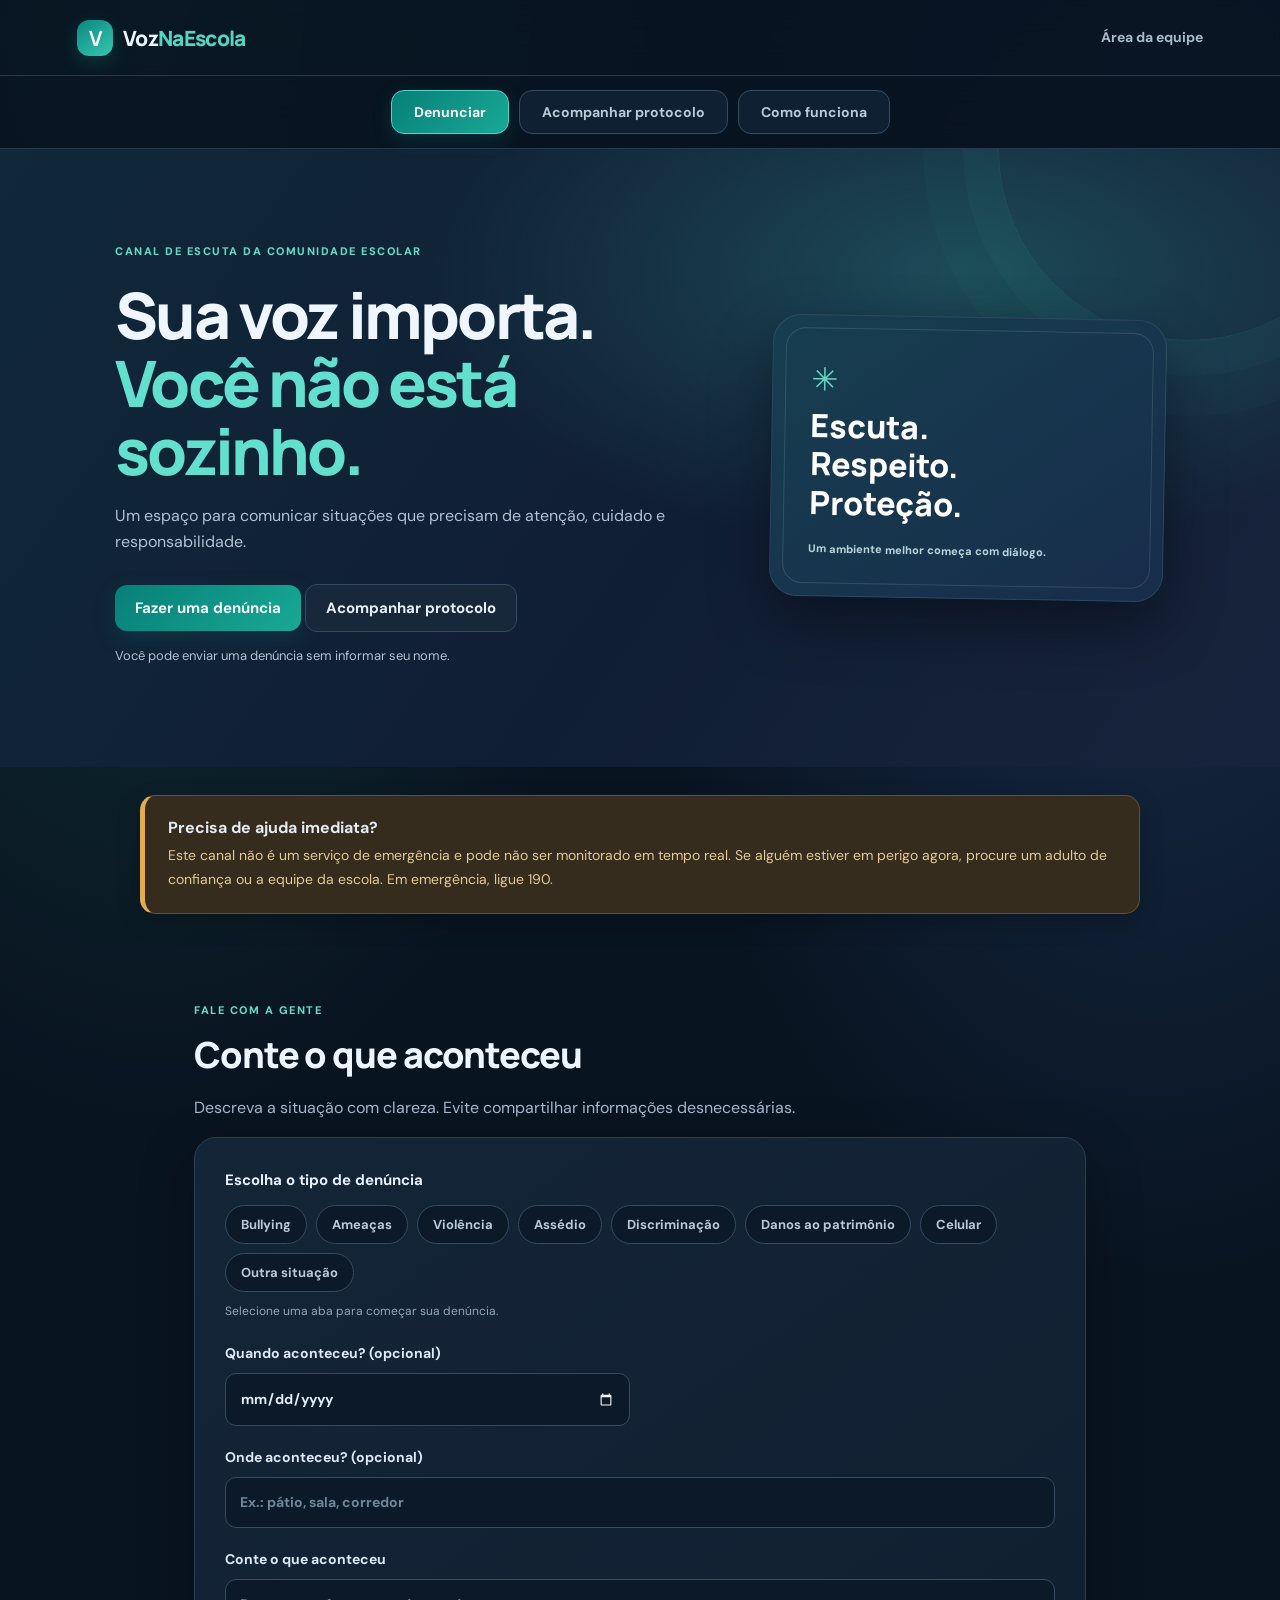
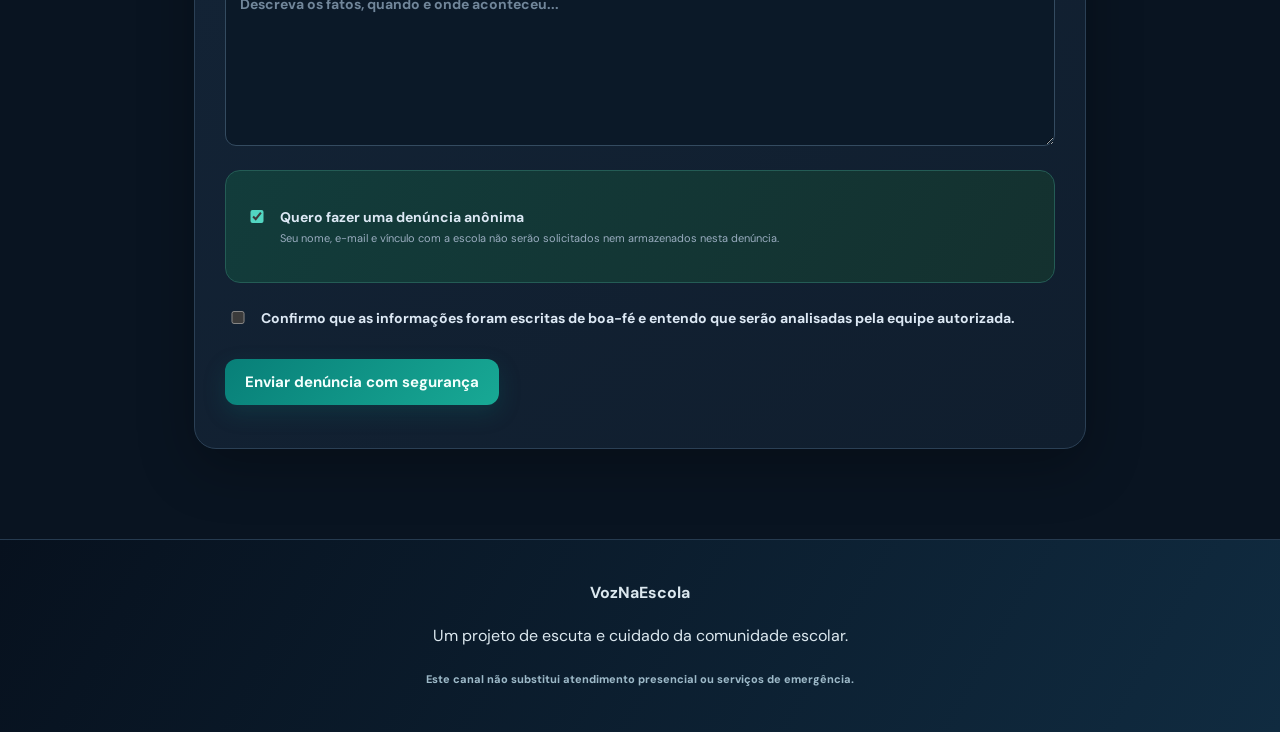
<file: index.html>
<!doctype html><html lang="pt-BR"><head><meta charset="utf-8"><meta name="viewport" content="width=device-width,initial-scale=1"><meta name="theme-color" content="#102a43"><meta name="description" content="VozNaEscola é um canal de escuta da comunidade escolar para comunicar situações de bullying, ameaças, violência, assédio e outras ocorrências com acompanhamento privado."><meta name="robots" content="index,follow"><link rel="canonical" href="https://ponto-zero.github.io/voz-na-escola/"><meta property="og:type" content="website"><meta property="og:title" content="VozNaEscola — Sua voz importa"><meta property="og:description" content="Canal de escuta e acolhimento da comunidade escolar."><meta property="og:url" content="https://ponto-zero.github.io/voz-na-escola/"><title>VozNaEscola — Sua voz importa</title><link rel="manifest" href="./manifest.webmanifest"><link rel="icon" href="./icon.svg"><link rel="stylesheet" href="./styles.css?v=remove-urgency-1"></head><body>
<header class="top"><a class="brand" href="./"><b>V</b> Voz<span>NaEscola</span></a><nav><a href="./admin.html">Área da equipe</a></nav></header>
<div class="main-tabs" role="tablist" aria-label="Seções do VozNaEscola"><button type="button" class="main-tab active" role="tab" aria-selected="true" id="tabbtn-denunciar" data-page-tab="denunciar">Denunciar</button><button type="button" class="main-tab" role="tab" aria-selected="false" id="tabbtn-acompanhar" data-page-tab="acompanhar">Acompanhar protocolo</button><button type="button" class="main-tab" role="tab" aria-selected="false" id="tabbtn-como" data-page-tab="como">Como funciona</button></div>
<main><section class="hero"><div><small>CANAL DE ESCUTA DA COMUNIDADE ESCOLAR</small><h1>Sua voz importa.<br><em>Você não está sozinho.</em></h1><p>Um espaço para comunicar situações que precisam de atenção, cuidado e responsabilidade.</p><button class="btn" type="button" data-open-tab="denunciar">Fazer uma denúncia</button> <button class="btn light" type="button" data-open-tab="acompanhar">Acompanhar protocolo</button><p class="muted">Você pode enviar uma denúncia sem informar seu nome.</p></div><aside><b>✳</b><strong>Escuta.</strong><strong>Respeito.</strong><strong>Proteção.</strong><small>Um ambiente melhor começa com diálogo.</small></aside></section>
<div class="tab-panel active" id="tab-denunciar" role="tabpanel" aria-labelledby="tabbtn-denunciar"><div class="notice"><b>Precisa de ajuda imediata?</b><p>Este canal não é um serviço de emergência e pode não ser monitorado em tempo real. Se alguém estiver em perigo agora, procure um adulto de confiança ou a equipe da escola. Em emergência, ligue 190.</p></div>
<section id="denunciar" class="section"><small>FALE COM A GENTE</small><h2>Conte o que aconteceu</h2><p>Descreva a situação com clareza. Evite compartilhar informações desnecessárias.</p>
<form id="report-form" class="panel"><div class="grid"><div class="wide category-picker"><b class="category-heading">Escolha o tipo de denúncia</b><div class="category-tabs" role="group" aria-label="Tipos de denúncia"><button type="button" class="category-tab" data-category="bullying" aria-pressed="false">Bullying</button><button type="button" class="category-tab" data-category="threats" aria-pressed="false">Ameaças</button><button type="button" class="category-tab" data-category="violence" aria-pressed="false">Violência</button><button type="button" class="category-tab" data-category="harassment" aria-pressed="false">Assédio</button><button type="button" class="category-tab" data-category="discrimination" aria-pressed="false">Discriminação</button><button type="button" class="category-tab" data-category="property_damage" aria-pressed="false">Danos ao patrimônio</button><button type="button" class="category-tab" data-category="cellphone" aria-pressed="false">Celular</button><button type="button" class="category-tab" data-category="other" aria-pressed="false">Outra situação</button></div><select class="category-value" name="category" tabindex="-1" aria-hidden="true"><option value="">Selecione</option><option value="bullying">Bullying ou humilhação</option><option value="threats">Ameaças ou intimidação</option><option value="violence">Violência ou brigas</option><option value="harassment">Assédio</option><option value="discrimination">Discriminação ou preconceito</option><option value="property_damage">Danos ao patrimônio</option><option value="cellphone">Celular</option><option value="other">Outra situação</option></select><p class="category-hint">Selecione uma aba para começar sua denúncia.</p></div><label>Quando aconteceu? (opcional)<input type="date" name="incident_date"></label><label class="wide">Onde aconteceu? (opcional)<input name="location" maxlength="160" placeholder="Ex.: pátio, sala, corredor"></label><label class="wide">Conte o que aconteceu<textarea name="description" minlength="20" maxlength="5000" required rows="6" placeholder="Descreva os fatos, quando e onde aconteceu..."></textarea></label></div>
<div class="privacy"><label class="check"><input id="anonymous" type="checkbox" checked><span><b>Quero fazer uma denúncia anônima</b><small>Seu nome, e-mail e vínculo com a escola não serão solicitados nem armazenados nesta denúncia.</small></span></label></div>
<div id="identified" class="grid hidden"><label>Seu vínculo com a escola<select name="reporter_role" required><option value="">Selecione</option><option value="student">Aluno(a)</option><option value="staff">Professor(a) / Funcionário(a)</option></select></label><label>Seu nome (opcional)<input name="reporter_name" maxlength="120"></label><label>Seu e-mail (opcional)<input name="reporter_email" type="email" maxlength="254"></label></div>
<div class="honeypot"><label>Deixe vazio<input name="website" tabindex="-1"></label></div><label class="check"><input id="consent" type="checkbox" required><span>Confirmo que as informações foram escritas de boa-fé e entendo que serão analisadas pela equipe autorizada.</span></label>
<button class="btn" id="submit-report-button" type="submit">Enviar denúncia com segurança</button><p id="submit-status" class="status" role="status"></p></form><div id="receipt" class="panel hidden"></div></section>
</div><div class="tab-panel" id="tab-acompanhar" role="tabpanel"><section id="acompanhar" class="section"><small>ACOMPANHAMENTO</small><h2>Consulte seu protocolo</h2><p>Use o protocolo e a chave privada exibidos após o envio.</p><form id="track-form" class="panel compact"><label>Protocolo<input name="protocol" required placeholder="VNE-AAAAMMDD-ABC123"></label><label>Chave de acompanhamento<input name="access_token" required minlength="64" maxlength="64"></label><button class="btn">Consultar andamento</button><p id="track-status" class="status"></p><div id="track-result"></div></form></section>
</div><div class="tab-panel" id="tab-como" role="tabpanel"><section id="como" class="section"><small>TRANSPARÊNCIA</small><h2>Como funciona</h2><div class="steps"><article><b>01</b><h3>Você conta</h3><p>Envie o relato anonimamente ou se identifique.</p></article><article><b>02</b><h3>A equipe analisa</h3><p>Somente pessoas autorizadas podem acessar os relatos.</p></article><article><b>03</b><h3>Você acompanha</h3><p>Consulte o status com seu protocolo e chave privada.</p></article></div><h2 class="faq-title">Central de ajuda</h2><div class="faq-list"><details><summary>Posso denunciar anonimamente?</summary><p>Sim. Marque a opção de denúncia anônima. Evite incluir no relato detalhes que identifiquem você, se quiser preservar o anonimato.</p></details><details><summary>Como acompanho minha denúncia?</summary><p>Use o protocolo e a chave privada exibidos após o envio. Guarde os dois em local seguro; a chave não pode ser recuperada.</p></details><details><summary>Quem pode ver meu relato?</summary><p>Somente a equipe autorizada da escola acessa os relatos pelo painel restrito.</p></details><details><summary>Como converso com a equipe?</summary><p>Depois de consultar seu protocolo, use a conversa privada para trocar mensagens.</p></details><details><summary>Este canal é uma emergência?</summary><p>Não. Se alguém estiver em perigo agora, procure um adulto de confiança ou a equipe da escola. Em emergência, ligue 190.</p></details></div></section></div></main>
<footer><b>VozNaEscola</b><p>Um projeto de escuta e cuidado da comunidade escolar.</p><small>Este canal não substitui atendimento presencial ou serviços de emergência.</small></footer><script type="module" src="./app.js?v=remove-urgency-1"></script></body></html>
</file>
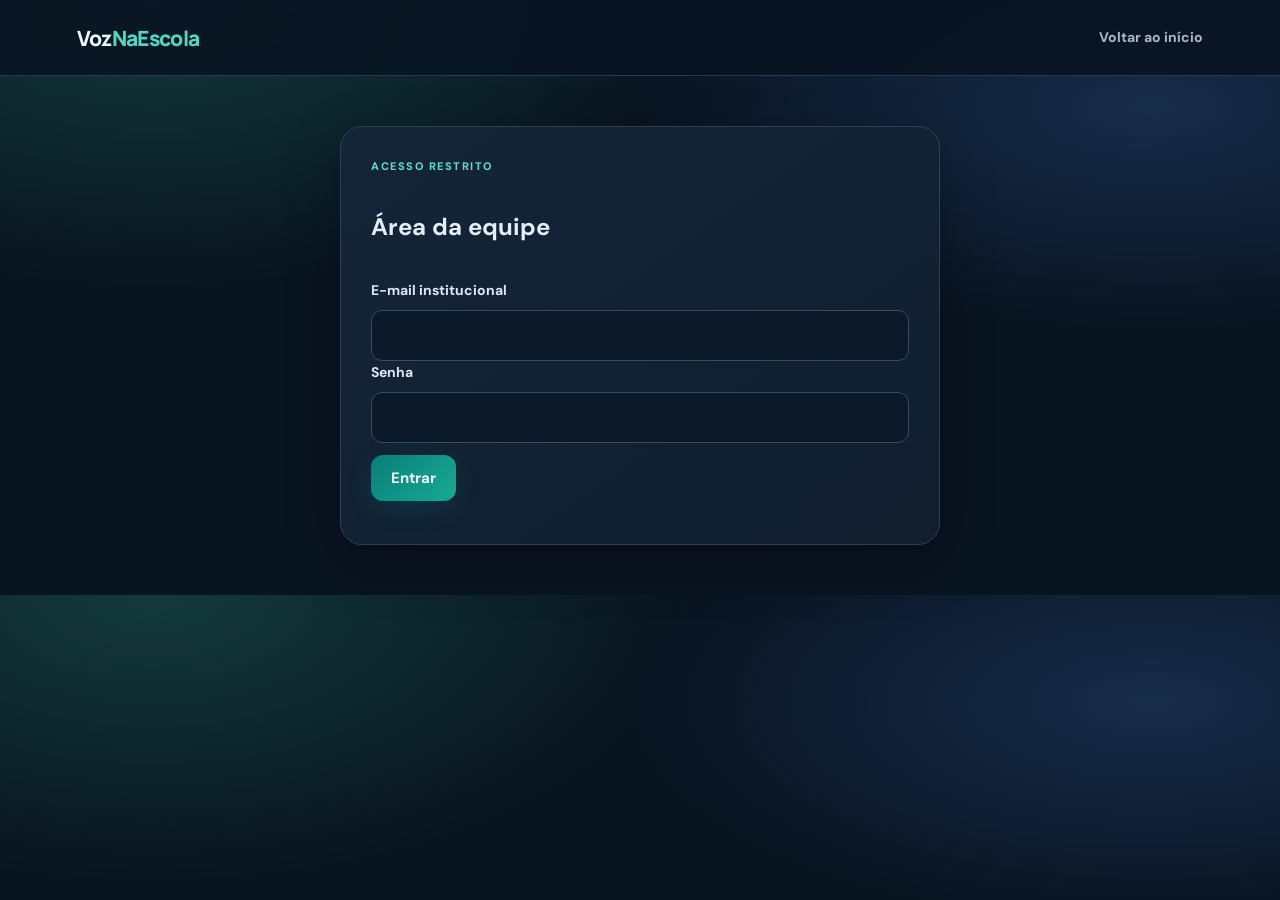
<file: admin.html>
<!doctype html><html lang="pt-BR"><head><meta charset="utf-8"><meta name="viewport" content="width=device-width,initial-scale=1"><title>Área da equipe — VozNaEscola</title><link rel="stylesheet" href="./styles.css?v=dark-theme-1"></head><body><header class="top"><a class="brand" href="./">Voz<span>NaEscola</span></a><nav><a href="./">Voltar ao início</a></nav></header><main class="admin-wrap"><section id="login" class="panel compact"><small>ACESSO RESTRITO</small><h1>Área da equipe</h1><form id="login-form"><label>E-mail institucional<input name="email" type="email" required></label><label>Senha<input name="password" type="password" required></label><button class="btn">Entrar</button><p id="login-status" class="status"></p></form></section><section id="dashboard" class="hidden"><div class="admin-header"><h1>Denúncias recebidas</h1><button class="btn" id="logout">Sair</button></div><p id="staff-name"></p><p class="danger-note">Informações confidenciais. Acesse somente quando necessário e siga o protocolo de proteção da escola.</p><div id="stats" class="stats-grid"></div><p id="new-report-alert" class="new-report-alert hidden" role="status"></p><p class="muted">O painel verifica novas denúncias automaticamente a cada 30 segundos enquanto estiver aberto.</p><div class="admin-filters"><input id="report-search" type="search" placeholder="Buscar por protocolo ou texto"><select id="filter-status"><option value="">Todos os status</option><option value="received">Recebidas</option><option value="reviewing">Em análise</option><option value="resolved">Finalizadas</option></select><select id="filter-category"><option value="">Todas as categorias</option><option value="bullying">Bullying</option><option value="threats">Ameaças</option><option value="violence">Violência</option><option value="harassment">Assédio</option><option value="discrimination">Discriminação</option><option value="property_damage">Danos ao patrimônio</option><option value="cellphone">Celular</option><option value="other">Outra situação</option></select></div><div id="reports"></div></section></main><script type="module" src="./admin.js?v=remove-urgency-1"></script></body></html>
</file>
<file: styles.css>
@import url('https://fonts.googleapis.com/css2?family=DM+Sans:wght@400;500;600;700;800&family=Manrope:wght@500;600;700;800&display=swap');
:root{--navy:#10243a;--teal:#087f78;--mint:#e5f5f1;--ink:#192f43;--muted:#64788a;--line:#dce7ed;--paper:#f4f8fb;--shadow:0 18px 55px rgba(16,36,58,.09)}
*{box-sizing:border-box}html{scroll-behavior:smooth;scroll-padding-top:85px}body{margin:0;background:radial-gradient(ellipse at 12% 0%,#e5f4f3 0,transparent 32%),var(--paper);color:var(--ink);font:16px/1.65 'DM Sans',system-ui,sans-serif}
.top{height:76px;position:sticky;top:0;z-index:10;background:#fffffff0;backdrop-filter:blur(16px);border-bottom:1px solid var(--line);display:flex;align-items:center;justify-content:space-between;padding:0 max(6%,calc((100% - 1160px)/2))}
.brand{font:800 21px 'Manrope',sans-serif;color:var(--navy);text-decoration:none;letter-spacing:-.7px}.brand b{display:inline-grid;place-items:center;background:linear-gradient(145deg,#087f78,#36b5a6);color:white;border-radius:12px;width:36px;height:36px;margin-right:7px;box-shadow:0 6px 15px #087f7833}.brand span{color:var(--teal)}nav{display:flex;gap:28px}nav a{color:var(--muted);text-decoration:none;font-size:14px;font-weight:700}nav a:hover{color:var(--teal)}
.hero{position:relative;overflow:hidden;padding:88px max(9%,calc((100% - 1120px)/2));display:grid;grid-template-columns:1.2fr .8fr;gap:65px;align-items:center;background:linear-gradient(125deg,#e6f5f2,#f4f8fb 55%,#e9f0fa)}.hero:before{content:"";position:absolute;width:380px;height:380px;border:1px solid #087f7818;border-radius:50%;right:-100px;top:-190px;box-shadow:0 0 0 35px #087f7808,0 0 0 75px #087f7805}.hero>div,.hero aside{position:relative;z-index:1}.hero h1{font:800 clamp(42px,5vw,68px)/1.06 'Manrope',sans-serif;letter-spacing:-2.8px;color:var(--navy);margin:18px 0}.hero h1 em{font-style:normal;color:var(--teal)}.hero p{color:var(--muted);max-width:560px}.hero aside{background:linear-gradient(145deg,#102a43,#17435a);color:white;border-radius:28px;padding:38px;min-height:280px;display:flex;flex-direction:column;justify-content:center;box-shadow:0 24px 60px #102a432b;transform:rotate(1deg)}.hero aside:after{content:"";position:absolute;inset:12px;border:1px solid #ffffff22;border-radius:20px;pointer-events:none}aside b{color:#62d4c1;font-size:32px}aside strong{font:800 32px/1.2 'Manrope',sans-serif;color:white}aside small{margin-top:18px;color:#b7d2d8;letter-spacing:0}
small{letter-spacing:1.5px;color:var(--teal);font-weight:800;font-size:11px}.btn{display:inline-flex;align-items:center;justify-content:center;border:0;border-radius:12px;background:linear-gradient(135deg,#087f78,#16a394);color:white;padding:13px 20px;text-decoration:none;font:700 15px 'DM Sans',sans-serif;cursor:pointer;margin-top:12px;box-shadow:0 8px 18px #087f7828;transition:transform .18s,box-shadow .18s}.btn:hover{transform:translateY(-2px);box-shadow:0 12px 24px #087f7838}.btn:disabled{opacity:.6;cursor:wait;transform:none}.light{background:white;color:var(--navy);border:1px solid var(--line);box-shadow:0 5px 14px #102a430b}.muted,.status{color:var(--muted);font-size:13px}
.notice{max-width:1000px;margin:28px auto;padding:19px 23px;background:#fff8e9;border:1px solid #f1dfb9;border-left:5px solid #e4a83c;border-radius:15px;box-shadow:0 8px 25px #102a4308}.notice p{margin:3px 0;color:#765e30;font-size:14px}
.section{max-width:940px;margin:82px auto;padding:0 24px}.section h2{font:800 36px 'Manrope',sans-serif;letter-spacing:-1.1px;color:var(--navy);margin:8px 0}.section>p{color:var(--muted)}
.panel{background:#fffffff2;border:1px solid var(--line);border-radius:22px;padding:30px;box-shadow:var(--shadow)}.grid{display:grid;grid-template-columns:1fr 1fr;gap:20px}.wide{grid-column:1/-1}label{display:flex;flex-direction:column;gap:8px;font-size:14px;font-weight:700;color:var(--navy)}input,select,textarea{width:100%;border:1px solid #cfdae3;border-radius:11px;padding:13px 14px;background:#fbfdfe;color:var(--ink);font:inherit;outline:none;transition:border .2s,box-shadow .2s}input:focus,select:focus,textarea:focus{border-color:#21a395;box-shadow:0 0 0 4px #21a3951c;background:white}textarea{resize:vertical;min-height:130px}.privacy{background:linear-gradient(120deg,#e8f7f2,#f0faf8);border:1px solid #d1eee6;padding:18px;border-radius:15px;margin:24px 0}.check{display:flex;flex-direction:row;align-items:flex-start;gap:11px;margin:17px 0}.check input{width:18px;flex:0 0 18px;margin-top:4px;accent-color:var(--teal)}.check span{display:flex;flex-direction:column}.check small{letter-spacing:0;color:var(--muted);font-weight:400}.hidden{display:none!important}.compact{max-width:600px;display:grid;gap:12px;margin:auto}.secret{font:700 14px/1.6 ui-monospace,monospace;word-break:break-all;background:#eff5f7;border:1px dashed #b9cbd5;padding:13px;border-radius:10px}.important-note{background:#fff5dc;border:1px solid #f0d99e;border-left:5px solid #e0a12c;padding:16px;border-radius:12px;color:#684d19}.steps{display:grid;grid-template-columns:repeat(3,1fr);gap:18px}.steps article{background:white;border:1px solid var(--line);border-radius:18px;padding:23px;box-shadow:0 10px 30px #102a4308}.steps b{display:inline-grid;place-items:center;width:38px;height:38px;border-radius:12px;background:var(--mint);color:var(--teal)}.steps h3{font:800 18px 'Manrope',sans-serif;color:var(--navy);margin:12px 0 5px}.steps p{font-size:14px;color:var(--muted)}
footer{background:linear-gradient(120deg,#10243a,#17445a);color:#dce8ef;text-align:center;padding:40px 20px;margin-top:90px}footer small{letter-spacing:0;color:#9db9c8}.honeypot{position:absolute;left:-9999px}.admin-wrap{max-width:1080px;margin:50px auto;padding:0 24px}.admin-card{background:white;border:1px solid var(--line);border-radius:18px;padding:22px;margin:16px 0;box-shadow:0 10px 30px #102a430a}.admin-card p{white-space:pre-wrap}.admin-controls{display:flex;gap:10px;flex-wrap:wrap}.admin-controls select{max-width:180px}.admin-header{display:flex;justify-content:space-between;align-items:center;gap:16px}.danger-note{color:#925b20;font-size:13px}
@media(max-width:700px){.hero{grid-template-columns:1fr;padding:55px 24px;gap:28px}.hero aside{min-height:210px}.hero h1{letter-spacing:-1.8px}.grid,.steps{grid-template-columns:1fr}.wide{grid-column:auto}.top{height:66px;padding:0 18px}nav{gap:12px}nav a{font-size:12px}.panel{padding:20px;border-radius:17px}.section{margin:60px auto}.notice{margin:18px 16px}.section h2{font-size:30px}}@media(prefers-reduced-motion:reduce){html{scroll-behavior:auto}*,*:before,*:after{transition:none!important}}


/* Tema dark — VozNaEscola */
:root{color-scheme:dark;--navy:#e5edf7;--teal:#52d6c2;--mint:#153b3b;--ink:#e4edf6;--muted:#9aadc0;--line:#263b50;--paper:#091421;--shadow:0 18px 55px rgba(0,0,0,.28)}
body{background:radial-gradient(ellipse at 12% 0%,#123a3c 0,transparent 34%),radial-gradient(ellipse at 90% 18%,#172c4a 0,transparent 32%),#091421;color:var(--ink)}
.top{background:rgba(9,20,33,.88);border-color:#263b50}
.brand{color:#edf5ff}.brand b{background:linear-gradient(145deg,#0b887e,#35c7b2);box-shadow:0 6px 18px #21b9a533}.brand span{color:#52d6c2}
nav a{color:#a8bacb}nav a:hover{color:#69e1ce}
.hero{background:radial-gradient(ellipse at 75% 20%,#1d4b59 0,transparent 40%),linear-gradient(125deg,#10283a,#101e34 55%,#17233c)}
.hero:before{border-color:#52d6c21c;box-shadow:0 0 0 35px #52d6c208,0 0 0 75px #52d6c205}
.hero h1{color:#f0f6ff}.hero h1 em{color:#62e0cd}.hero p{color:#b1c1d1}
.hero aside{background:linear-gradient(145deg,#173e50,#172d4b);border:1px solid #ffffff17;box-shadow:0 24px 60px #0006}
.hero aside:after{border-color:#ffffff20}
small{color:#63dbc8}
.btn{background:linear-gradient(135deg,#087f78,#18a995);color:#f4fffd;box-shadow:0 8px 22px #087f7835}.light{background:#17283b;color:#e7f0f9;border-color:#344b61;box-shadow:none}
.muted,.status{color:#9aadc0}
.notice{background:#352c1d;border-color:#67502a;border-left-color:#e1ad50;box-shadow:0 8px 25px #0003}.notice p{color:#e3c994}
.section h2{color:#edf5ff}.section>p{color:#a4b6c8}
.panel{background:linear-gradient(145deg,#142538,#101e2e);border-color:#2b4055;box-shadow:var(--shadow)}
label{color:#dce8f4}
input,select,textarea{background:#0b1928;color:#e5eef8;border-color:#344b60}
input::placeholder,textarea::placeholder{color:#71869a}
input:focus,select:focus,textarea:focus{background:#102236;border-color:#52d6c2;box-shadow:0 0 0 4px #52d6c21c}
.privacy{background:linear-gradient(120deg,#123c3b,#14312f);border-color:#245c55}
.check small{color:#9aadc0}.check input{accent-color:#52d6c2}
.secret{background:#0b1928;border-color:#38566b;color:#c9e8e4}
.important-note{background:#382e1b;border-color:#74592b;border-left-color:#e3ad4d;color:#f2d99e}
.steps article{background:#142538;border-color:#2b4055;box-shadow:0 10px 30px #0003}
.steps b{background:#153b3b;color:#6ce2cf}.steps h3{color:#e9f2fb}.steps p{color:#9aadc0}
footer{background:linear-gradient(120deg,#07111e,#102b40);color:#dce8ef;border-top:1px solid #263b50}
footer small{color:#9db9c8}
.admin-wrap{color:#e4edf6}.admin-card{background:#142538;border-color:#2b4055;box-shadow:0 10px 30px #0003}.admin-card p{color:#b8c8d7}.admin-controls select{background:#0b1928;color:#e5eef8}
.danger-note{color:#e9bd77}
@media(max-width:700px){.hero{background:radial-gradient(ellipse at 80% 10%,#1d4b59 0,transparent 40%),linear-gradient(125deg,#10283a,#101e34)}}


/* Abas de categoria */
.category-picker{min-width:0}.category-heading{display:block;color:#e7f0f9;font-size:15px;margin-bottom:12px}.category-tabs{display:flex;gap:9px;flex-wrap:wrap;align-items:center}.category-tab{border:1px solid #344b60;background:#0b1928;color:#b9c9d8;border-radius:999px;padding:10px 15px;font:700 13px 'DM Sans',sans-serif;cursor:pointer;transition:all .18s}.category-tab:hover{border-color:#52d6c2;color:#72e4d3;transform:translateY(-1px)}.category-tab.active{background:linear-gradient(135deg,#087f78,#18a995);border-color:#52d6c2;color:#fff;box-shadow:0 6px 18px #087f7840}.category-value{position:absolute!important;width:1px!important;height:1px!important;padding:0!important;margin:-1px!important;overflow:hidden!important;clip:rect(0,0,0,0)!important;white-space:nowrap!important;border:0!important}.category-hint{font-size:12px;color:#91a7b9;margin:10px 0 0}
@media(max-width:700px){.category-tabs{display:flex;flex-wrap:nowrap;overflow-x:auto;padding:3px 2px 12px;scroll-snap-type:x proximity;-webkit-overflow-scrolling:touch}.category-tab{flex:0 0 auto;scroll-snap-align:start}.category-tabs::-webkit-scrollbar{height:5px}.category-tabs::-webkit-scrollbar-thumb{background:#38566b;border-radius:8px}}

/* Navegação principal por abas */
.main-tabs{position:sticky;top:76px;z-index:9;display:flex;justify-content:center;gap:10px;padding:14px 18px;background:rgba(9,20,33,.94);backdrop-filter:blur(16px);border-bottom:1px solid #263b50}
.main-tab{border:1px solid #344b60;background:#102033;color:#b9c9d8;border-radius:13px;padding:12px 22px;font:700 14px 'DM Sans',sans-serif;cursor:pointer;transition:all .18s}
.main-tab:hover{border-color:#52d6c2;color:#72e4d3}.main-tab.active{background:linear-gradient(135deg,#087f78,#18a995);border-color:#52d6c2;color:white;box-shadow:0 6px 18px #087f7840}
.tab-panel{display:none;min-height:360px}.tab-panel.active{display:block}
.tab-panel>.section:first-child{margin-top:55px}
@media(max-width:700px){.main-tabs{top:66px;gap:6px;padding:10px 8px;justify-content:stretch}.main-tab{flex:1;padding:11px 7px;font-size:12px;border-radius:10px}.tab-panel>.section:first-child{margin-top:35px}}

:focus-visible{outline:3px solid #76ead8!important;outline-offset:3px}
.faq-title{margin-top:48px!important}.faq-list{display:grid;gap:10px;margin-top:18px}.faq-list details{background:#142538;border:1px solid #2b4055;border-radius:13px;padding:16px 18px}.faq-list summary{cursor:pointer;font-weight:700;color:#e8f2fb}.faq-list details p{color:#a9bdcf;margin-bottom:0}
.accessibility-tools{position:fixed;right:16px;bottom:16px;z-index:30;display:flex;gap:6px;background:#0b1928;border:1px solid #38566b;border-radius:14px;padding:7px;box-shadow:0 8px 28px #0006}.accessibility-tools button{background:#17384a;color:#eaf8f6;border:1px solid #416477;border-radius:8px;padding:8px 10px;font-weight:800;cursor:pointer}
body.high-contrast{filter:contrast(1.25)}body.high-contrast .panel,body.high-contrast .admin-card{border-color:#fff}
.timeline{list-style:none;padding:0 0 0 18px;border-left:2px solid #2e837d}.timeline li{position:relative;padding:0 0 18px 16px}.timeline li:before{content:"";position:absolute;left:-24px;top:5px;width:10px;height:10px;border-radius:50%;background:#52d6c2}.timeline p{margin:3px 0;color:#b5c7d7}.timeline small,.message small{color:#8fa6b9;letter-spacing:0}
.message-thread{display:grid;gap:10px;margin:14px 0}.message{padding:13px 15px;border-radius:13px;border:1px solid #344b60;background:#0b1928}.message.from-reporter{border-left:4px solid #52d6c2}.message.from-staff{border-left:4px solid #8ca8ee}.message p{white-space:pre-wrap;margin:6px 0}.message-compose{display:grid;gap:10px}
.stats-grid{display:grid;grid-template-columns:repeat(4,1fr);gap:12px;margin:18px 0}.stat-card{background:#142538;border:1px solid #2b4055;border-radius:14px;padding:17px;display:grid}.stat-card strong{font-size:28px;color:#65ddcb}.stat-card span{color:#a9bdcf;font-size:13px}.admin-filters{display:flex;gap:10px;flex-wrap:wrap;margin:18px 0}.admin-filters input{flex:2;min-width:220px}.admin-filters select{flex:1;min-width:160px}.admin-secondary-actions{display:flex;gap:8px;flex-wrap:wrap}.detail-panel{margin-top:16px;padding:16px;background:#0b1928;border:1px solid #38566b;border-radius:14px}.detail-panel p{border-bottom:1px solid #263b50;padding:7px 0}
@media(max-width:700px){.stats-grid{grid-template-columns:repeat(2,1fr)}.accessibility-tools{right:8px;bottom:8px}.admin-filters{display:grid}.admin-filters>*{width:100%}}

/* Melhorias: urgência, alertas e recibos de leitura */
.urgent-report{border-left:5px solid #e7a23d}.priority-urgent{display:inline-block;padding:7px 11px;border-radius:9px;background:#4a321b;color:#ffd18a;font-weight:800;font-size:13px}.priority-normal{color:#9aadc0;font-size:13px}.new-report-alert{padding:13px 16px;border:1px solid #287e70;background:#123b39;color:#8ff0d9;border-radius:12px;font-weight:800}.read-receipt{display:block;color:#73d9c8;font-size:12px;letter-spacing:0;margin-top:4px}.timeline li{overflow-wrap:anywhere}
\n.pending-reminder{padding:10px 13px;border:1px solid #8b642c;background:#3a2d1a;color:#ffdc9b;border-radius:10px;font-weight:800}.feedback-box{margin:18px 0;padding:18px;border:1px solid #2b766c;background:#10332f;border-radius:14px;display:grid;gap:10px}.feedback-box h3{margin:0;color:#dffbf5}.feedback-result{padding:10px 12px;border-radius:10px;background:#173b35;color:#9cf0d8}.feedback-box label{display:grid;gap:8px}.feedback-box textarea{min-height:80px}\n
</file>
